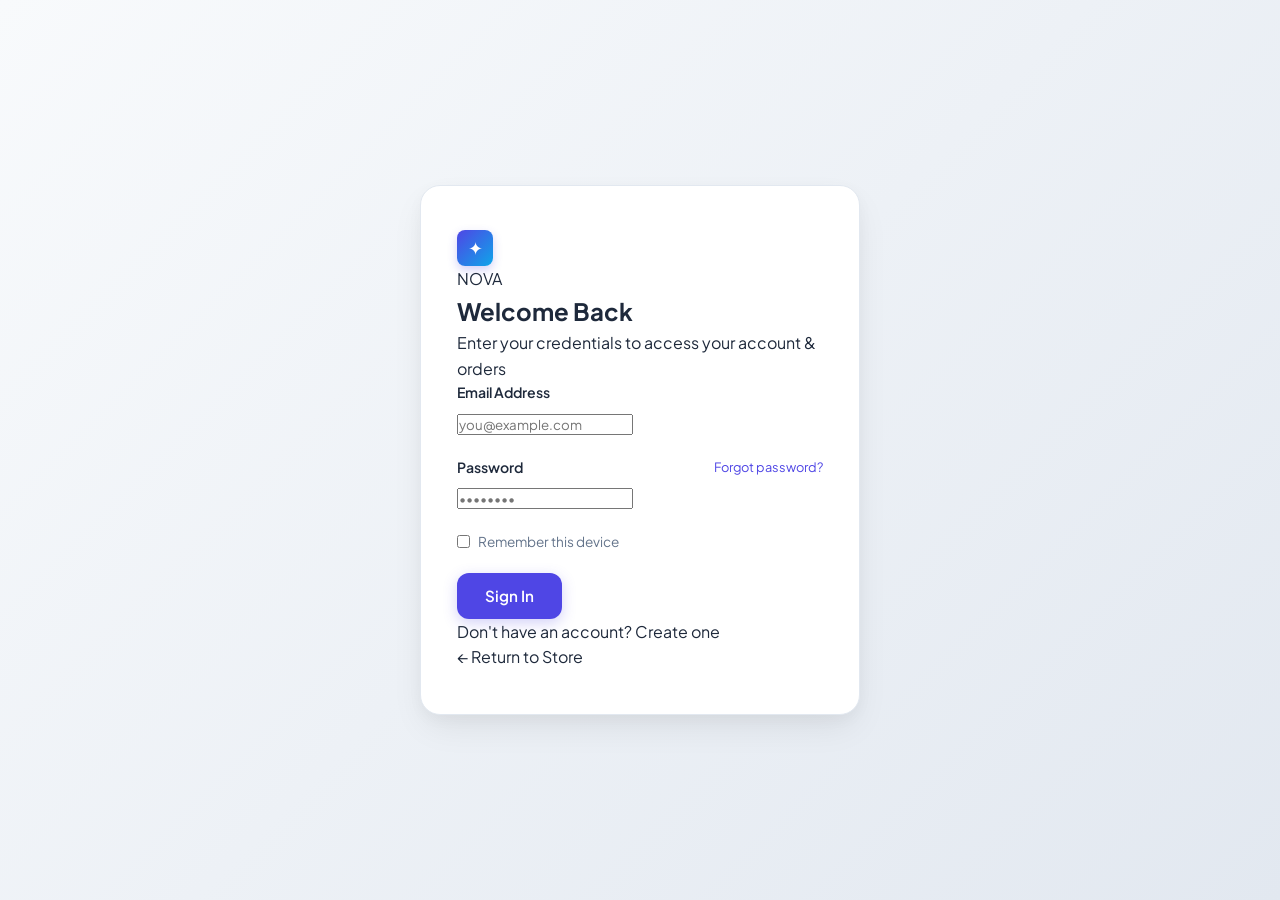
<file: website/login.html>
<!DOCTYPE html>
<html lang="en">
<head>
    <meta charset="UTF-8">
    <meta name="viewport" content="width=device-width, initial-scale=1.0">
    <title>Sign In | NOVA Store</title>
    <link rel="stylesheet" href="style.css">
</head>
<body class="auth-page">
    <div class="auth-container">
        <div class="auth-header">
            <a href="index.html" class="auth-logo">
                <span class="logo-icon">✦</span> NOVA
            </a>
            <h2>Welcome Back</h2>
            <p>Enter your credentials to access your account & orders</p>
        </div>

        <form class="auth-form" onsubmit="event.preventDefault(); window.location.href='index.html';">
            <div class="form-group">
                <label for="email">Email Address</label>
                <input type="email" id="email" class="form-input" placeholder="you@example.com" required>
            </div>

            <div class="form-group">
                <div style="display:flex; justify-content:space-between; align-items:center; margin-bottom: 0.4rem;">
                    <label for="password" style="margin-bottom:0;">Password</label>
                    <a href="#" style="font-size:0.8rem; color:var(--primary); text-decoration:none;">Forgot password?</a>
                </div>
                <input type="password" id="password" class="form-input" placeholder="••••••••" required>
            </div>

            <div style="display: flex; align-items: center; gap: 0.5rem; margin-bottom: 1.25rem;">
                <input type="checkbox" id="remember" style="accent-color: var(--primary); cursor: pointer;">
                <label for="remember" style="margin-bottom: 0; font-size: 0.85rem; color: var(--text-muted); cursor: pointer;">Remember this device</label>
            </div>

            <button type="submit" class="btn btn-primary auth-submit-btn">Sign In</button>
        </form>

        <div class="auth-footer">
            <p>Don't have an account? <a href="register.html" class="auth-link">Create one</a></p>
            <a href="index.html" class="back-home-link">&larr; Return to Store</a>
        </div>
    </div>
</body>
</html>
</file>
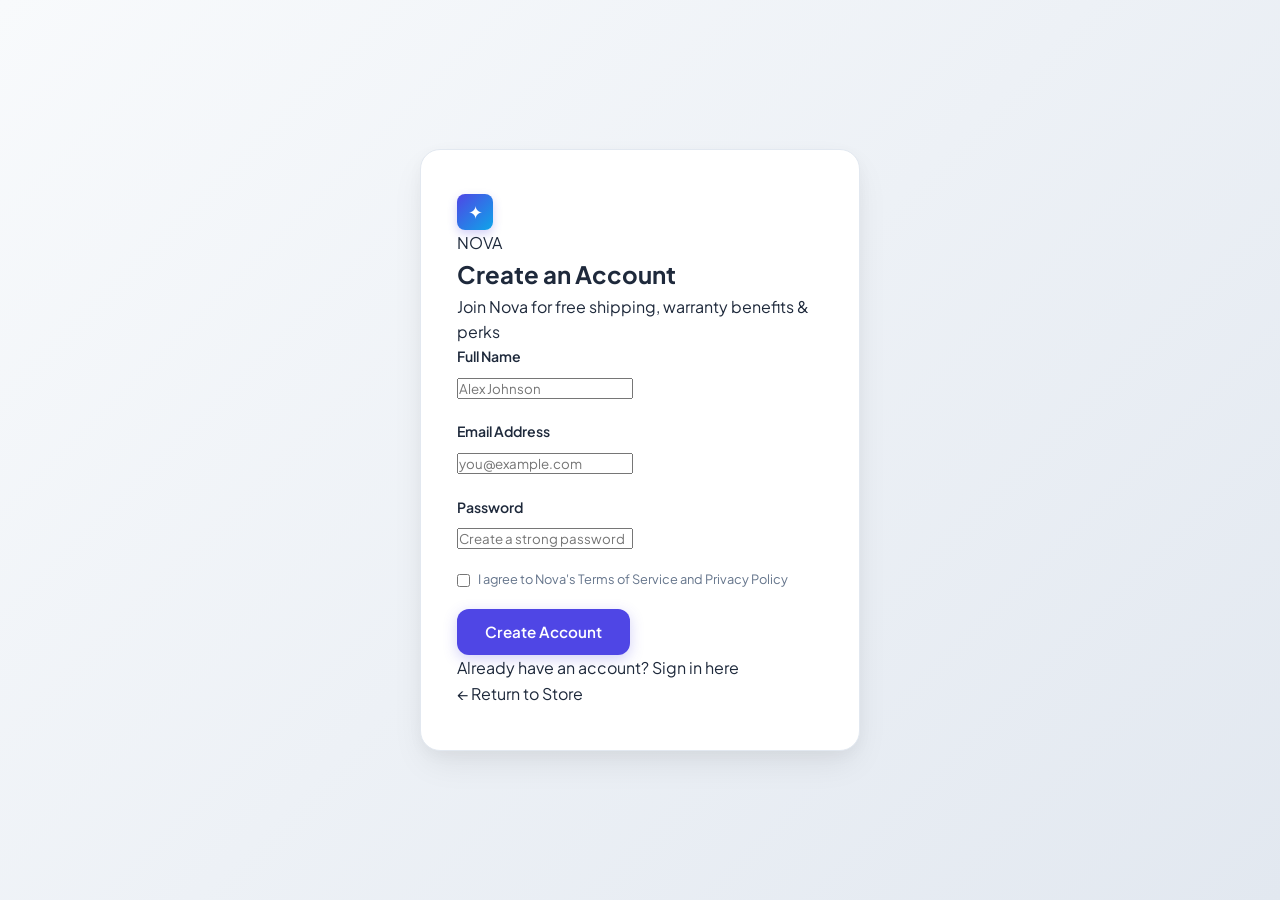
<file: website/register.html>
<!DOCTYPE html>
<html lang="en">
<head>
    <meta charset="UTF-8">
    <meta name="viewport" content="width=device-width, initial-scale=1.0">
    <title>Create Account | NOVA Store</title>
    <link rel="stylesheet" href="style.css">
</head>
<body class="auth-page">
    <div class="auth-container">
        <div class="auth-header">
            <a href="index.html" class="auth-logo">
                <span class="logo-icon">✦</span> NOVA
            </a>
            <h2>Create an Account</h2>
            <p>Join Nova for free shipping, warranty benefits & perks</p>
        </div>

        <form class="auth-form" onsubmit="event.preventDefault(); window.location.href='index.html';">
            <div class="form-group">
                <label for="fullname">Full Name</label>
                <input type="text" id="fullname" class="form-input" placeholder="Alex Johnson" required>
            </div>

            <div class="form-group">
                <label for="reg-email">Email Address</label>
                <input type="email" id="reg-email" class="form-input" placeholder="you@example.com" required>
            </div>

            <div class="form-group">
                <label for="reg-password">Password</label>
                <input type="password" id="reg-password" class="form-input" placeholder="Create a strong password" required minlength="6">
            </div>

            <div style="display: flex; align-items: flex-start; gap: 0.5rem; margin-bottom: 1.25rem;">
                <input type="checkbox" id="terms" required style="accent-color: var(--primary); margin-top: 3px; cursor: pointer;">
                <label for="terms" style="margin-bottom: 0; font-size: 0.8rem; color: var(--text-muted); line-height: 1.4; cursor: pointer;">
                    I agree to Nova's Terms of Service and Privacy Policy
                </label>
            </div>

            <button type="submit" class="btn btn-primary auth-submit-btn">Create Account</button>
        </form>

        <div class="auth-footer">
            <p>Already have an account? <a href="login.html" class="auth-link">Sign in here</a></p>
            <a href="index.html" class="back-home-link">&larr; Return to Store</a>
        </div>
    </div>
</body>
</html>
</file>
<file: website/style.css>
/* ===================================================
   MODERN E-COMMERCE DESIGN SYSTEM - NOVA STORE
   =================================================== */

@import url('https://fonts.googleapis.com/css2?family=Plus+Jakarta+Sans:wght@300;400;500;600;700;800&display=swap');

:root {
  --primary: #4f46e5;
  --primary-hover: #4338ca;
  --primary-light: #eef2ff;
  --primary-glow: rgba(79, 70, 229, 0.25);
  --secondary: #0ea5e9;
  --accent: #f59e0b;
  --success: #10b981;
  --danger: #ef4444;
  
  --dark: #0f172a;
  --dark-light: #1e293b;
  --text-main: #1e293b;
  --text-muted: #64748b;
  --text-light: #94a3b8;
  
  --bg-page: #f8fafc;
  --bg-card: #ffffff;
  --bg-card-alt: #f1f5f9;
  --border: #e2e8f0;
  --border-focus: #818cf8;
  
  --radius-sm: 8px;
  --radius-md: 12px;
  --radius-lg: 20px;
  --radius-full: 9999px;
  
  --shadow-sm: 0 1px 3px rgba(0,0,0,0.06), 0 1px 2px rgba(0,0,0,0.04);
  --shadow-md: 0 4px 6px -1px rgba(0,0,0,0.08), 0 2px 4px -2px rgba(0,0,0,0.05);
  --shadow-lg: 0 10px 25px -3px rgba(0,0,0,0.08), 0 4px 6px -4px rgba(0,0,0,0.04);
  --shadow-xl: 0 20px 30px -10px rgba(79, 70, 229, 0.15);

  --transition: all 0.25s cubic-bezier(0.4, 0, 0.2, 1);
}

* {
  box-sizing: border-box;
  margin: 0;
  padding: 0;
  font-family: 'Plus Jakarta Sans', -apple-system, BlinkMacSystemFont, sans-serif;
}

html {
  scroll-behavior: smooth;
}

body {
  background-color: var(--bg-page);
  color: var(--text-main);
  line-height: 1.6;
  min-height: 100vh;
  display: flex;
  flex-direction: column;
  overflow-x: hidden;
}

a {
  text-decoration: none;
  color: inherit;
  transition: var(--transition);
}

img {
  max-width: 100%;
  height: auto;
  display: block;
}

/* Top Announcement Bar */
.announcement-bar {
  background: linear-gradient(90deg, #4f46e5, #0ea5e9);
  color: #fff;
  font-size: 0.825rem;
  font-weight: 500;
  text-align: center;
  padding: 0.5rem 1rem;
  letter-spacing: 0.3px;
}

/* Navigation Bar */
.navbar {
  background: rgba(255, 255, 255, 0.95);
  backdrop-filter: blur(12px);
  position: sticky;
  top: 0;
  z-index: 100;
  border-bottom: 1px solid var(--border);
  box-shadow: var(--shadow-sm);
}

.nav-container {
  max-width: 1280px;
  margin: 0 auto;
  padding: 0.85rem 1.5rem;
  display: flex;
  align-items: center;
  justify-content: space-between;
  gap: 1.5rem;
}

.logo {
  font-size: 1.45rem;
  font-weight: 800;
  color: var(--dark);
  display: flex;
  align-items: center;
  gap: 0.5rem;
  text-decoration: none;
}

.logo-icon {
  background: linear-gradient(135deg, var(--primary), var(--secondary));
  color: white;
  width: 36px;
  height: 36px;
  display: flex;
  align-items: center;
  justify-content: center;
  border-radius: var(--radius-sm);
  font-size: 1.1rem;
  box-shadow: 0 4px 10px var(--primary-glow);
}

.nav-links {
  display: flex;
  gap: 1.75rem;
  list-style: none;
  align-items: center;
}

.nav-link {
  color: var(--text-muted);
  font-weight: 600;
  font-size: 0.95rem;
  position: relative;
  padding: 0.25rem 0;
}

.nav-link:hover,
.nav-link.active {
  color: var(--primary);
}

.nav-link.active::after {
  content: '';
  position: absolute;
  bottom: -4px;
  left: 0;
  right: 0;
  height: 2px;
  background: var(--primary);
  border-radius: 2px;
}

.nav-actions {
  display: flex;
  align-items: center;
  gap: 0.85rem;
}

.nav-btn {
  background: transparent;
  border: none;
  color: var(--text-main);
  cursor: pointer;
  padding: 0.5rem 0.85rem;
  border-radius: var(--radius-sm);
  font-weight: 600;
  font-size: 0.9rem;
  display: flex;
  align-items: center;
  gap: 0.4rem;
  transition: var(--transition);
}

.nav-btn:hover {
  background: var(--bg-card-alt);
  color: var(--primary);
}

.cart-badge-btn {
  position: relative;
  background: var(--primary-light);
  color: var(--primary);
  border-radius: var(--radius-full);
  padding: 0.5rem 1rem;
  font-weight: 600;
}

.cart-badge-btn:hover {
  background: var(--primary);
  color: #fff;
}

.cart-badge {
  background: var(--danger);
  color: white;
  font-size: 0.72rem;
  font-weight: 700;
  padding: 0.15rem 0.45rem;
  border-radius: var(--radius-full);
  margin-left: 0.35rem;
}

/* Hero Section */
.hero {
  background: linear-gradient(135deg, #0f172a 0%, #1e1b4b 60%, #312e81 100%);
  color: white;
  padding: 5rem 1.5rem 5.5rem;
  position: relative;
  overflow: hidden;
}

.hero::before {
  content: '';
  position: absolute;
  top: -20%;
  right: -10%;
  width: 500px;
  height: 500px;
  background: radial-gradient(circle, rgba(99, 102, 241, 0.25) 0%, transparent 70%);
  border-radius: 50%;
  filter: blur(60px);
}

.hero-container {
  max-width: 1280px;
  margin: 0 auto;
  display: grid;
  grid-template-columns: 1.1fr 0.9fr;
  align-items: center;
  gap: 3rem;
  position: relative;
  z-index: 2;
}

.hero-badge {
  display: inline-flex;
  align-items: center;
  gap: 0.5rem;
  background: rgba(255, 255, 255, 0.1);
  border: 1px solid rgba(255, 255, 255, 0.2);
  padding: 0.4rem 0.9rem;
  border-radius: var(--radius-full);
  font-size: 0.85rem;
  font-weight: 600;
  color: #c7d2fe;
  margin-bottom: 1.25rem;
}

.hero h1 {
  font-size: 3.25rem;
  line-height: 1.15;
  font-weight: 800;
  letter-spacing: -0.02em;
  margin-bottom: 1.25rem;
}

.hero h1 span {
  background: linear-gradient(120deg, #a5b4fc, #38bdf8);
  -webkit-background-clip: text;
  -webkit-text-fill-color: transparent;
}

.hero p {
  font-size: 1.15rem;
  color: #cbd5e1;
  margin-bottom: 2rem;
  max-width: 540px;
}

.hero-actions {
  display: flex;
  flex-wrap: wrap;
  gap: 1rem;
}

.btn {
  display: inline-flex;
  align-items: center;
  justify-content: center;
  gap: 0.5rem;
  font-weight: 600;
  font-size: 0.95rem;
  padding: 0.85rem 1.75rem;
  border-radius: var(--radius-md);
  cursor: pointer;
  border: none;
  transition: var(--transition);
}

.btn-primary {
  background: var(--primary);
  color: #fff;
  box-shadow: 0 4px 14px var(--primary-glow);
}

.btn-primary:hover {
  background: var(--primary-hover);
  transform: translateY(-2px);
  box-shadow: 0 6px 20px var(--primary-glow);
}

.btn-outline-white {
  background: rgba(255, 255, 255, 0.08);
  color: #fff;
  border: 1px solid rgba(255, 255, 255, 0.3);
  backdrop-filter: blur(4px);
}

.btn-outline-white:hover {
  background: rgba(255, 255, 255, 0.18);
  border-color: #fff;
  transform: translateY(-2px);
}

.hero-image-wrapper {
  position: relative;
  display: flex;
  justify-content: center;
}

.hero-image {
  border-radius: var(--radius-lg);
  width: 100%;
  max-height: 420px;
  object-fit: cover;
  box-shadow: 0 25px 50px -12px rgba(0, 0, 0, 0.5);
  border: 1px solid rgba(255, 255, 255, 0.15);
}

.hero-floating-card {
  position: absolute;
  bottom: -15px;
  left: -15px;
  background: rgba(255, 255, 255, 0.95);
  backdrop-filter: blur(10px);
  color: var(--dark);
  padding: 1rem 1.25rem;
  border-radius: var(--radius-md);
  box-shadow: var(--shadow-xl);
  display: flex;
  align-items: center;
  gap: 0.85rem;
}

.floating-icon {
  background: #ecfdf5;
  color: var(--success);
  font-size: 1.5rem;
  width: 44px;
  height: 44px;
  border-radius: var(--radius-full);
  display: flex;
  align-items: center;
  justify-content: center;
}

/* Trust Features Bar */
.features-bar {
  background: #ffffff;
  border-bottom: 1px solid var(--border);
  padding: 2rem 1.5rem;
}

.features-grid {
  max-width: 1280px;
  margin: 0 auto;
  display: grid;
  grid-template-columns: repeat(auto-fit, minmax(240px, 1fr));
  gap: 1.5rem;
}

.feature-item {
  display: flex;
  align-items: center;
  gap: 1rem;
  padding: 0.75rem;
}

.feature-icon {
  font-size: 1.8rem;
  color: var(--primary);
  background: var(--primary-light);
  width: 52px;
  height: 52px;
  border-radius: var(--radius-md);
  display: flex;
  align-items: center;
  justify-content: center;
  flex-shrink: 0;
}

.feature-info h4 {
  font-size: 0.95rem;
  font-weight: 700;
  color: var(--dark);
  margin-bottom: 0.15rem;
}

.feature-info p {
  font-size: 0.825rem;
  color: var(--text-muted);
}

/* Section Titles */
.section-header {
  text-align: center;
  max-width: 650px;
  margin: 0 auto 3rem;
}

.section-badge {
  display: inline-block;
  background: var(--primary-light);
  color: var(--primary);
  font-size: 0.8rem;
  font-weight: 700;
  letter-spacing: 1px;
  text-transform: uppercase;
  padding: 0.35rem 0.8rem;
  border-radius: var(--radius-full);
  margin-bottom: 0.75rem;
}

.section-title {
  font-size: 2.25rem;
  font-weight: 800;
  letter-spacing: -0.02em;
  color: var(--dark);
  margin-bottom: 0.5rem;
}

.section-desc {
  font-size: 1.05rem;
  color: var(--text-muted);
}

/* Categories Grid */
.categories-section {
  max-width: 1280px;
  margin: 4.5rem auto 1.5rem;
  padding: 0 1.5rem;
}

.category-grid {
  display: grid;
  grid-template-columns: repeat(auto-fit, minmax(220px, 1fr));
  gap: 1.5rem;
}

.category-card {
  background: white;
  border-radius: var(--radius-md);
  padding: 1.5rem;
  text-align: center;
  border: 1px solid var(--border);
  box-shadow: var(--shadow-sm);
  transition: var(--transition);
  cursor: pointer;
  display: block;
}

.category-card:hover {
  transform: translateY(-4px);
  box-shadow: var(--shadow-lg);
  border-color: var(--primary);
}

.category-card-icon {
  font-size: 2.2rem;
  margin-bottom: 0.75rem;
}

.category-card h3 {
  font-size: 1.1rem;
  font-weight: 700;
  color: var(--dark);
  margin-bottom: 0.25rem;
}

.category-card span {
  font-size: 0.85rem;
  color: var(--text-muted);
}

/* Products Grid & Section */
.product-section {
  max-width: 1280px;
  margin: 4rem auto;
  padding: 0 1.5rem;
  width: 100%;
}

.products-grid {
  display: grid;
  grid-template-columns: repeat(auto-fill, minmax(275px, 1fr));
  gap: 2rem;
}

.product-card {
  background-color: var(--bg-card);
  border: 1px solid var(--border);
  border-radius: var(--radius-lg);
  overflow: hidden;
  box-shadow: var(--shadow-sm);
  display: flex;
  flex-direction: column;
  position: relative;
  transition: var(--transition);
}

.product-card:hover {
  transform: translateY(-5px);
  box-shadow: var(--shadow-lg);
  border-color: #cbd5e1;
}

.product-img-wrapper {
  position: relative;
  overflow: hidden;
  height: 230px;
  background: #f1f5f9;
}

.product-card img {
  width: 100%;
  height: 100%;
  object-fit: cover;
  transition: transform 0.4s ease;
}

.product-card:hover img {
  transform: scale(1.05);
}

.product-tag {
  position: absolute;
  top: 12px;
  left: 12px;
  background: var(--dark);
  color: white;
  font-size: 0.75rem;
  font-weight: 700;
  padding: 0.3rem 0.65rem;
  border-radius: var(--radius-full);
  text-transform: uppercase;
  letter-spacing: 0.5px;
  z-index: 2;
}

.product-tag.sale {
  background: var(--danger);
}

.product-tag.popular {
  background: var(--accent);
}

.product-wishlist-btn {
  position: absolute;
  top: 12px;
  right: 12px;
  background: rgba(255, 255, 255, 0.9);
  border: none;
  width: 34px;
  height: 34px;
  border-radius: 50%;
  cursor: pointer;
  display: flex;
  align-items: center;
  justify-content: center;
  font-size: 1rem;
  color: var(--text-muted);
  transition: var(--transition);
  z-index: 2;
}

.product-wishlist-btn:hover {
  color: var(--danger);
  background: #fff;
  transform: scale(1.1);
}

.product-content {
  padding: 1.35rem;
  display: flex;
  flex-direction: column;
  flex-grow: 1;
}

.product-category {
  font-size: 0.78rem;
  font-weight: 600;
  color: var(--primary);
  text-transform: uppercase;
  letter-spacing: 0.5px;
  margin-bottom: 0.4rem;
}

.product-title {
  font-size: 1.125rem;
  font-weight: 700;
  color: var(--dark);
  margin-bottom: 0.4rem;
  line-height: 1.3;
}

.product-rating {
  display: flex;
  align-items: center;
  gap: 0.35rem;
  margin-bottom: 0.75rem;
  font-size: 0.85rem;
}

.stars {
  color: #f59e0b;
}

.rating-count {
  color: var(--text-light);
  font-size: 0.8rem;
}

.product-desc {
  font-size: 0.875rem;
  color: var(--text-muted);
  margin-bottom: 1.25rem;
  line-height: 1.5;
  flex-grow: 1;
}

.product-footer {
  display: flex;
  align-items: center;
  justify-content: space-between;
  border-top: 1px solid var(--border);
  padding-top: 1rem;
  margin-top: auto;
}

.product-pricing {
  display: flex;
  flex-direction: column;
}

.current-price {
  font-size: 1.3rem;
  font-weight: 800;
  color: var(--dark);
}

.old-price {
  font-size: 0.85rem;
  color: var(--text-light);
  text-decoration: line-through;
}

.btn-add-cart {
  background: var(--primary);
  color: white;
  border: none;
  padding: 0.65rem 1.15rem;
  border-radius: var(--radius-sm);
  font-weight: 600;
  font-size: 0.88rem;
  cursor: pointer;
  transition: var(--transition);
  display: flex;
  align-items: center;
  gap: 0.4rem;
}

.btn-add-cart:hover {
  background: var(--primary-hover);
  box-shadow: 0 4px 12px var(--primary-glow);
  transform: translateY(-1px);
}

/* Filter and Catalog Toolbar */
.catalog-toolbar {
  background: white;
  border: 1px solid var(--border);
  border-radius: var(--radius-md);
  padding: 1rem 1.25rem;
  margin-bottom: 2rem;
  display: flex;
  flex-wrap: wrap;
  align-items: center;
  justify-content: space-between;
  gap: 1rem;
  box-shadow: var(--shadow-sm);
}

.filter-tabs {
  display: flex;
  flex-wrap: wrap;
  gap: 0.5rem;
}

.filter-tab {
  background: var(--bg-card-alt);
  border: 1px solid transparent;
  color: var(--text-muted);
  padding: 0.45rem 1rem;
  border-radius: var(--radius-full);
  font-size: 0.875rem;
  font-weight: 600;
  cursor: pointer;
  transition: var(--transition);
}

.filter-tab:hover,
.filter-tab.active {
  background: var(--primary);
  color: white;
}

.toolbar-controls {
  display: flex;
  align-items: center;
  gap: 0.75rem;
  flex-grow: 1;
  max-width: 480px;
  justify-content: flex-end;
}

.search-input-box {
  position: relative;
  flex-grow: 1;
}

.search-input-box input {
  width: 100%;
  padding: 0.55rem 1rem 0.55rem 2.25rem;
  border: 1px solid var(--border);
  border-radius: var(--radius-sm);
  font-size: 0.9rem;
  outline: none;
  transition: var(--transition);
}

.search-input-box input:focus {
  border-color: var(--primary);
  box-shadow: 0 0 0 3px var(--primary-light);
}

.search-icon {
  position: absolute;
  left: 0.75rem;
  top: 50%;
  transform: translateY(-50%);
  color: var(--text-light);
  font-size: 0.95rem;
}

.sort-select {
  padding: 0.55rem 1rem;
  border: 1px solid var(--border);
  border-radius: var(--radius-sm);
  font-size: 0.9rem;
  color: var(--text-main);
  background: white;
  outline: none;
  cursor: pointer;
}

/* Promo Banner */
.promo-banner {
  max-width: 1280px;
  margin: 3rem auto;
  padding: 0 1.5rem;
}

.promo-card {
  background: linear-gradient(135deg, #1e1b4b, #312e81);
  border-radius: var(--radius-lg);
  padding: 3.5rem 3rem;
  color: white;
  display: flex;
  align-items: center;
  justify-content: space-between;
  gap: 2rem;
  box-shadow: var(--shadow-lg);
}

.promo-content h2 {
  font-size: 2.2rem;
  font-weight: 800;
  margin-bottom: 0.75rem;
}

.promo-content p {
  color: #cbd5e1;
  font-size: 1.1rem;
  max-width: 500px;
  margin-bottom: 1.5rem;
}

/* Cart Slideover Drawer */
.cart-overlay {
  position: fixed;
  inset: 0;
  background: rgba(15, 23, 42, 0.6);
  backdrop-filter: blur(4px);
  z-index: 999;
  opacity: 0;
  visibility: hidden;
  transition: var(--transition);
}

.cart-overlay.open {
  opacity: 1;
  visibility: visible;
}

.cart-drawer {
  position: fixed;
  top: 0;
  right: -420px;
  width: 100%;
  max-width: 420px;
  height: 100%;
  background: white;
  z-index: 1000;
  box-shadow: -5px 0 25px rgba(0,0,0,0.15);
  transition: right 0.35s cubic-bezier(0.4, 0, 0.2, 1);
  display: flex;
  flex-direction: column;
}

.cart-drawer.open {
  right: 0;
}

.cart-header {
  padding: 1.25rem 1.5rem;
  border-bottom: 1px solid var(--border);
  display: flex;
  align-items: center;
  justify-content: space-between;
}

.cart-header h3 {
  font-size: 1.2rem;
  font-weight: 700;
  color: var(--dark);
}

.cart-close-btn {
  background: transparent;
  border: none;
  font-size: 1.4rem;
  color: var(--text-muted);
  cursor: pointer;
  width: 36px;
  height: 36px;
  border-radius: 50%;
  display: flex;
  align-items: center;
  justify-content: center;
  transition: var(--transition);
}

.cart-close-btn:hover {
  background: var(--bg-card-alt);
  color: var(--dark);
}

.cart-items-list {
  padding: 1.25rem 1.5rem;
  overflow-y: auto;
  flex-grow: 1;
  display: flex;
  flex-direction: column;
  gap: 1rem;
}

.cart-item {
  display: flex;
  gap: 1rem;
  padding-bottom: 1rem;
  border-bottom: 1px solid var(--border);
  align-items: center;
}

.cart-item-img {
  width: 65px;
  height: 65px;
  border-radius: var(--radius-sm);
  object-fit: cover;
  background: #f1f5f9;
  flex-shrink: 0;
}

.cart-item-details {
  flex-grow: 1;
}

.cart-item-title {
  font-weight: 600;
  font-size: 0.92rem;
  color: var(--dark);
  margin-bottom: 0.2rem;
}

.cart-item-price {
  font-weight: 700;
  font-size: 0.95rem;
  color: var(--primary);
  margin-bottom: 0.4rem;
}

.cart-qty-ctrl {
  display: flex;
  align-items: center;
  gap: 0.5rem;
}

.qty-btn {
  background: var(--bg-card-alt);
  border: 1px solid var(--border);
  width: 24px;
  height: 24px;
  border-radius: 4px;
  cursor: pointer;
  display: flex;
  align-items: center;
  justify-content: center;
  font-weight: bold;
  font-size: 0.85rem;
}

.qty-btn:hover {
  background: #e2e8f0;
}

.cart-item-remove {
  color: var(--text-light);
  background: none;
  border: none;
  cursor: pointer;
  font-size: 1.1rem;
  padding: 0.25rem;
  transition: var(--transition);
}

.cart-item-remove:hover {
  color: var(--danger);
}

.empty-cart-view {
  text-align: center;
  padding: 3rem 1.5rem;
  color: var(--text-muted);
}

.empty-cart-icon {
  font-size: 3.5rem;
  margin-bottom: 1rem;
  color: var(--text-light);
}

.cart-footer {
  padding: 1.5rem;
  border-top: 1px solid var(--border);
  background: #fafafa;
}

.cart-summary-line {
  display: flex;
  justify-content: space-between;
  font-size: 0.95rem;
  color: var(--text-muted);
  margin-bottom: 0.5rem;
}

.cart-total-line {
  display: flex;
  justify-content: space-between;
  font-size: 1.2rem;
  font-weight: 800;
  color: var(--dark);
  margin-top: 0.75rem;
  padding-top: 0.75rem;
  border-top: 1px dashed var(--border);
}

.btn-checkout {
  width: 100%;
  margin-top: 1rem;
  background: var(--primary);
  color: white;
  font-size: 1rem;
  padding: 0.9rem;
  border-radius: var(--radius-md);
  border: none;
  font-weight: 700;
  cursor: pointer;
  transition: var(--transition);
}

.btn-checkout:hover {
  background: var(--primary-hover);
  box-shadow: 0 6px 15px var(--primary-glow);
}

/* Toast Notification */
.toast {
  position: fixed;
  bottom: 24px;
  right: 24px;
  background: var(--dark);
  color: white;
  padding: 0.85rem 1.25rem;
  border-radius: var(--radius-md);
  box-shadow: var(--shadow-lg);
  display: flex;
  align-items: center;
  gap: 0.75rem;
  z-index: 2000;
  transform: translateY(100px);
  opacity: 0;
  transition: all 0.3s cubic-bezier(0.16, 1, 0.3, 1);
  font-size: 0.9rem;
  font-weight: 500;
}

.toast.show {
  transform: translateY(0);
  opacity: 1;
}

/* Auth Pages */
.auth-page {
  background: linear-gradient(135deg, #f8fafc 0%, #e2e8f0 100%);
  min-height: 100vh;
  display: flex;
  flex-direction: column;
  justify-content: center;
  align-items: center;
  padding: 2rem 1.5rem;
}

.auth-container {
  width: 100%;
  max-width: 440px;
  background: #ffffff;
  padding: 2.75rem 2.25rem;
  border-radius: var(--radius-lg);
  box-shadow: 0 15px 35px -5px rgba(0, 0, 0, 0.08), 0 5px 15px rgba(0,0,0,0.03);
  border: 1px solid var(--border);
}

.auth-brand {
  text-align: center;
  margin-bottom: 2rem;
}

.auth-brand .logo {
  justify-content: center;
  margin-bottom: 0.75rem;
}

.auth-brand h2 {
  font-size: 1.6rem;
  font-weight: 800;
  color: var(--dark);
}

.auth-brand p {
  font-size: 0.9rem;
  color: var(--text-muted);
  margin-top: 0.25rem;
}

.form-group {
  margin-bottom: 1.25rem;
}

.form-group label {
  display: block;
  margin-bottom: 0.45rem;
  font-weight: 600;
  font-size: 0.88rem;
  color: var(--dark-light);
}

.input-wrapper {
  position: relative;
}

.input-wrapper input {
  width: 100%;
  padding: 0.75rem 1rem;
  border: 1.5px solid var(--border);
  border-radius: var(--radius-sm);
  font-size: 0.95rem;
  transition: var(--transition);
  background: #fdfdfd;
  color: var(--dark);
}

.input-wrapper input:focus {
  outline: none;
  border-color: var(--primary);
  box-shadow: 0 0 0 3px var(--primary-light);
  background: #ffffff;
}

.form-options {
  display: flex;
  justify-content: space-between;
  align-items: center;
  font-size: 0.85rem;
  margin-bottom: 1.5rem;
}

.form-checkbox {
  display: flex;
  align-items: center;
  gap: 0.4rem;
  color: var(--text-muted);
  cursor: pointer;
}

.forgot-link {
  color: var(--primary);
  font-weight: 600;
}

.btn-auth-submit {
  width: 100%;
  background: var(--primary);
  color: white;
  padding: 0.85rem;
  border: none;
  border-radius: var(--radius-sm);
  font-size: 1rem;
  font-weight: 700;
  cursor: pointer;
  transition: var(--transition);
  box-shadow: 0 4px 12px var(--primary-glow);
}

.btn-auth-submit:hover {
  background: var(--primary-hover);
  box-shadow: 0 6px 18px var(--primary-glow);
}

.auth-divider {
  text-align: center;
  position: relative;
  margin: 1.75rem 0;
}

.auth-divider::before {
  content: '';
  position: absolute;
  left: 0;
  right: 0;
  top: 50%;
  height: 1px;
  background: var(--border);
}

.auth-divider span {
  background: white;
  position: relative;
  padding: 0 0.85rem;
  font-size: 0.8rem;
  color: var(--text-light);
  text-transform: uppercase;
  letter-spacing: 0.5px;
}

.social-login-grid {
  display: grid;
  grid-template-columns: 1fr 1fr;
  gap: 0.85rem;
}

.btn-social {
  display: flex;
  align-items: center;
  justify-content: center;
  gap: 0.5rem;
  padding: 0.65rem;
  background: white;
  border: 1px solid var(--border);
  border-radius: var(--radius-sm);
  font-size: 0.88rem;
  font-weight: 600;
  color: var(--dark);
  cursor: pointer;
  transition: var(--transition);
}

.btn-social:hover {
  background: var(--bg-card-alt);
  border-color: #cbd5e1;
}

.auth-footer-link {
  text-align: center;
  margin-top: 1.75rem;
  font-size: 0.9rem;
  color: var(--text-muted);
}

.auth-footer-link a {
  color: var(--primary);
  font-weight: 700;
}

.auth-footer-link a:hover {
  text-decoration: underline;
}

/* Footer */
footer {
  background: var(--dark);
  color: #94a3b8;
  margin-top: auto;
  padding-top: 4.5rem;
  border-top: 1px solid #1e293b;
}

.footer-container {
  max-width: 1280px;
  margin: 0 auto;
  padding: 0 1.5rem 3.5rem;
  display: grid;
  grid-template-columns: 2fr 1fr 1fr 1.5fr;
  gap: 3rem;
}

.footer-brand .logo {
  color: white;
  margin-bottom: 1rem;
}

.footer-brand p {
  font-size: 0.9rem;
  line-height: 1.6;
  margin-bottom: 1.5rem;
  max-width: 320px;
}

.social-links {
  display: flex;
  gap: 0.75rem;
}

.social-icon {
  background: rgba(255, 255, 255, 0.08);
  color: white;
  width: 36px;
  height: 36px;
  border-radius: 50%;
  display: flex;
  align-items: center;
  justify-content: center;
  font-size: 0.95rem;
  transition: var(--transition);
}

.social-icon:hover {
  background: var(--primary);
  transform: translateY(-2px);
}

.footer-col h4 {
  color: white;
  font-size: 1rem;
  font-weight: 700;
  margin-bottom: 1.25rem;
}

.footer-links {
  list-style: none;
  display: flex;
  flex-direction: column;
  gap: 0.7rem;
}

.footer-links a {
  color: #94a3b8;
  font-size: 0.9rem;
}

.footer-links a:hover {
  color: white;
  padding-left: 4px;
}

.newsletter-form {
  display: flex;
  gap: 0.5rem;
  margin-top: 1rem;
}

.newsletter-form input {
  flex-grow: 1;
  background: rgba(255, 255, 255, 0.08);
  border: 1px solid rgba(255, 255, 255, 0.15);
  padding: 0.65rem 0.9rem;
  border-radius: var(--radius-sm);
  color: white;
  font-size: 0.88rem;
  outline: none;
}

.newsletter-form input:focus {
  border-color: var(--primary);
}

.newsletter-form button {
  background: var(--primary);
  color: white;
  border: none;
  padding: 0.65rem 1rem;
  border-radius: var(--radius-sm);
  font-weight: 600;
  cursor: pointer;
  transition: var(--transition);
}

.newsletter-form button:hover {
  background: var(--primary-hover);
}

.footer-bottom {
  border-top: 1px solid rgba(255, 255, 255, 0.08);
  padding: 1.5rem 1.5rem;
  text-align: center;
  font-size: 0.85rem;
}

.footer-bottom-inner {
  max-width: 1280px;
  margin: 0 auto;
  display: flex;
  justify-content: space-between;
  align-items: center;
  flex-wrap: wrap;
  gap: 1rem;
}

/* Checkout Modal */
.checkout-modal-overlay {
  position: fixed;
  inset: 0;
  background: rgba(15, 23, 42, 0.7);
  backdrop-filter: blur(5px);
  z-index: 2001;
  display: flex;
  align-items: center;
  justify-content: center;
  padding: 1rem;
  opacity: 0;
  visibility: hidden;
  transition: var(--transition);
}

.checkout-modal-overlay.open {
  opacity: 1;
  visibility: visible;
}

.checkout-modal {
  background: white;
  width: 100%;
  max-width: 480px;
  border-radius: var(--radius-lg);
  padding: 2rem;
  box-shadow: var(--shadow-xl);
  text-align: center;
  transform: scale(0.95);
  transition: transform 0.25s ease;
}

.checkout-modal-overlay.open .checkout-modal {
  transform: scale(1);
}

.checkout-icon {
  width: 64px;
  height: 64px;
  background: #ecfdf5;
  color: var(--success);
  border-radius: 50%;
  display: flex;
  align-items: center;
  justify-content: center;
  font-size: 2rem;
  margin: 0 auto 1.25rem;
}

/* Responsive */
@media (max-width: 992px) {
  .hero-container {
    grid-template-columns: 1fr;
    text-align: center;
  }
  .hero h1 {
    font-size: 2.5rem;
  }
  .hero p {
    margin: 0 auto 2rem;
  }
  .hero-actions {
    justify-content: center;
  }
  .hero-floating-card {
    bottom: 10px;
    left: 50%;
    transform: translateX(-50%);
    width: 90%;
    justify-content: center;
  }
  .footer-container {
    grid-template-columns: 1fr 1fr;
  }
  .promo-card {
    flex-direction: column;
    text-align: center;
  }
}

@media (max-width: 768px) {
  .nav-container {
    flex-wrap: wrap;
    padding: 0.75rem 1rem;
  }
  .nav-links {
    order: 3;
    width: 100%;
    justify-content: center;
    gap: 1.25rem;
    padding-top: 0.5rem;
    border-top: 1px solid var(--border);
  }
  .catalog-toolbar {
    flex-direction: column;
    align-items: stretch;
  }
  .toolbar-controls {
    max-width: 100%;
  }
  .footer-container {
    grid-template-columns: 1fr;
  }
  .footer-bottom-inner {
    flex-direction: column;
    text-align: center;
  }
}
</file>
